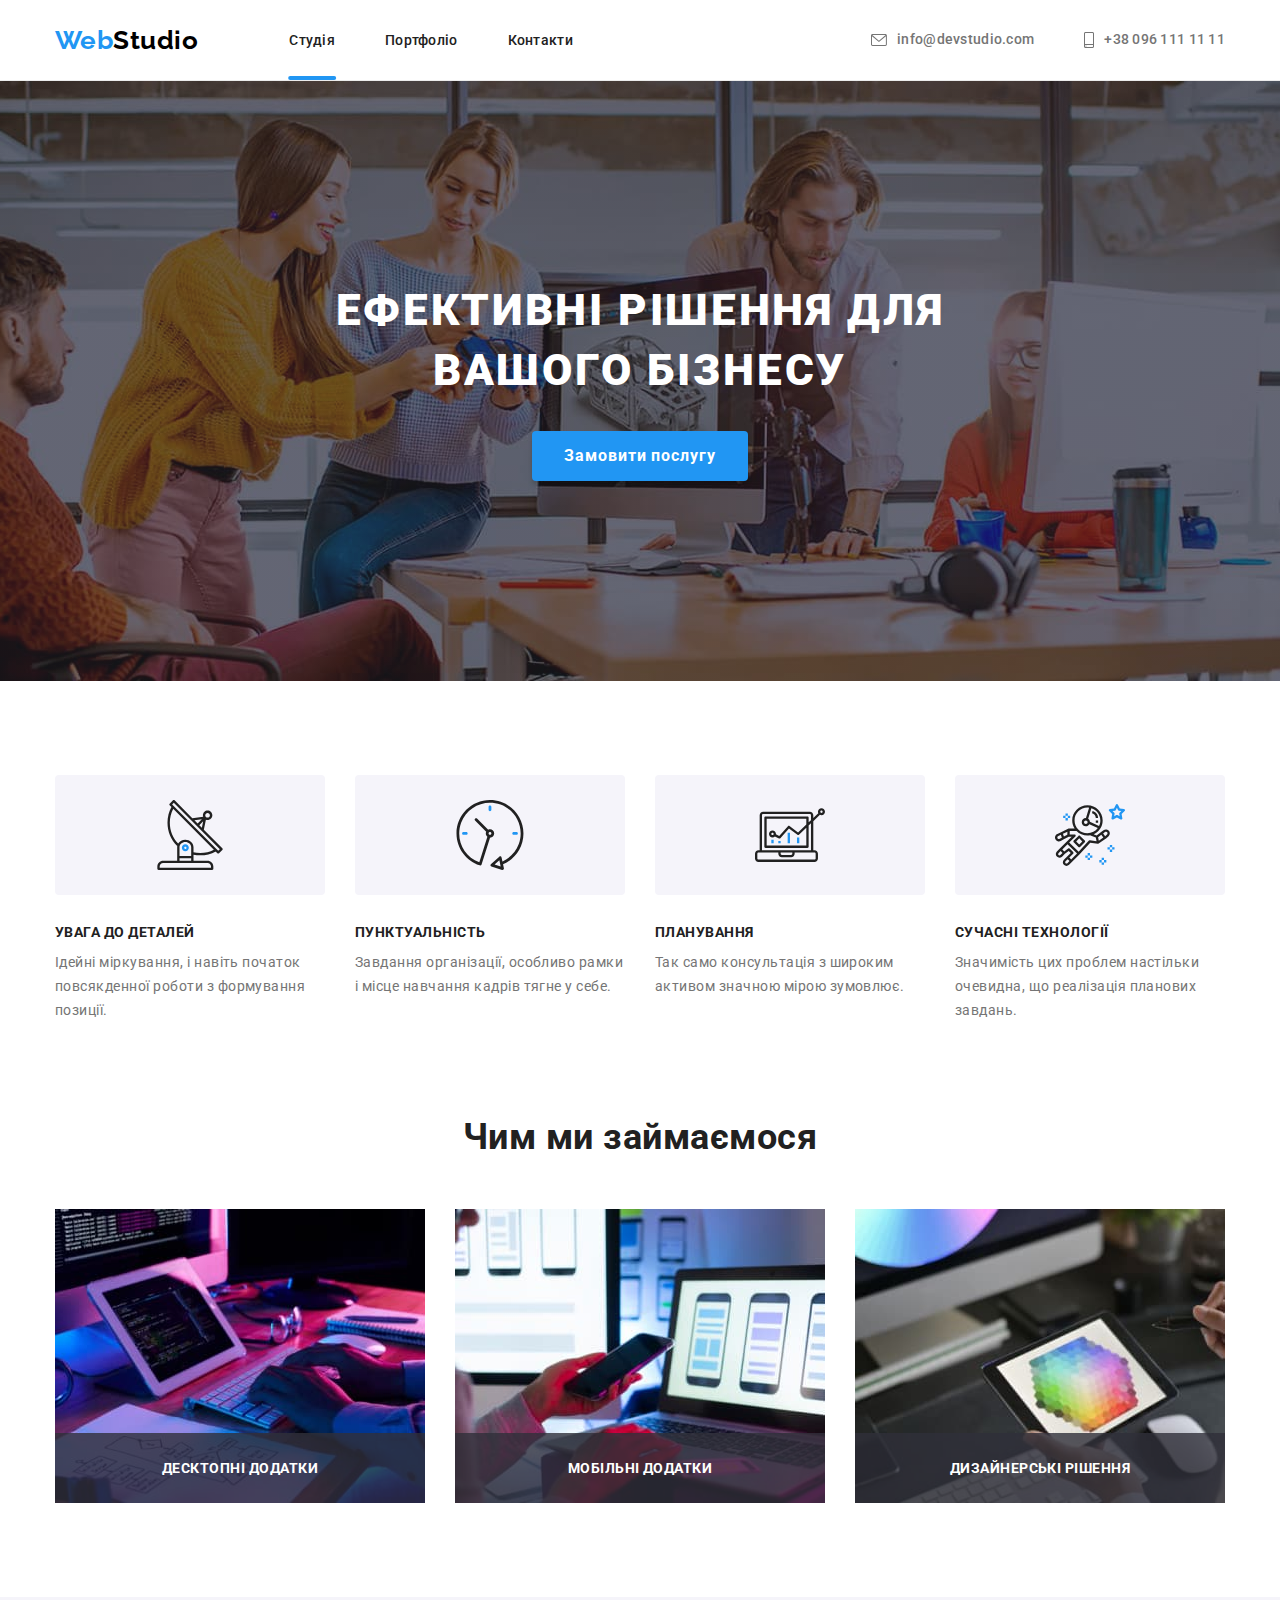
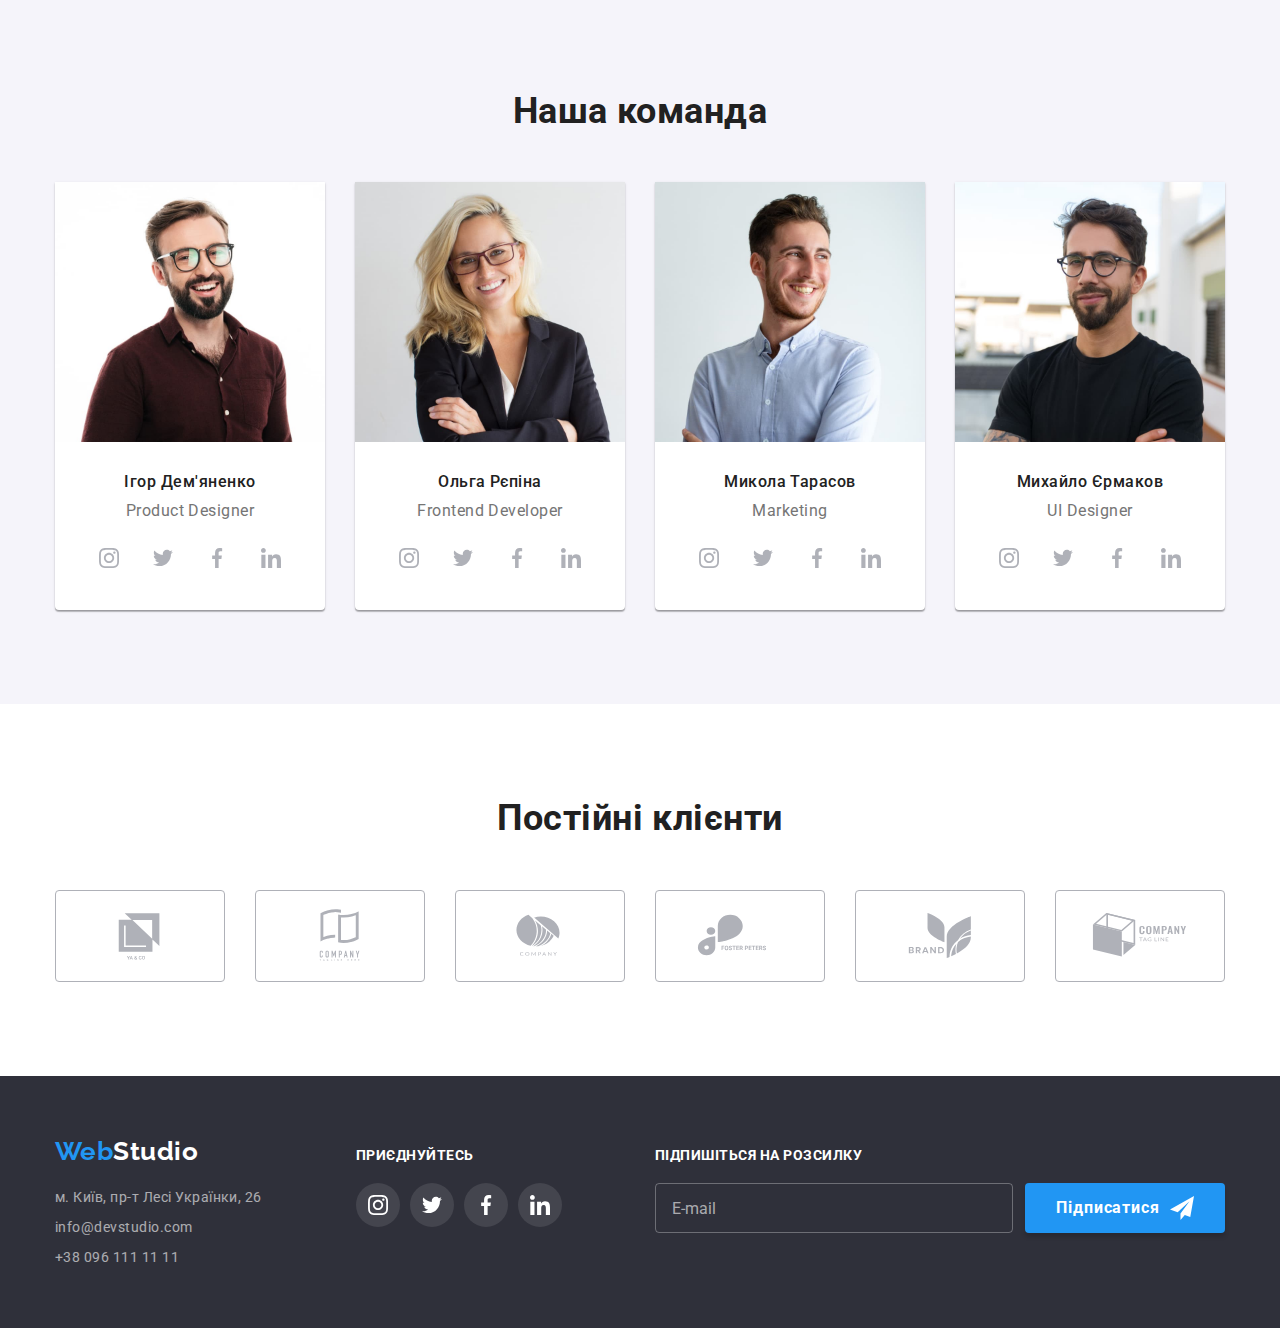
<file: index.html>
<!DOCTYPE html>
<html lang="uk">
    <head>
        <meta charset="UTF-8" />
        <meta http-equiv="X-UA-Compatible" content="IE=edge" />
        <meta name="viewport" content="width=device-width, initial-scale=1.0" />
        <title>Студія</title>
        <link rel="preconnect" href="https://fonts.googleapis.com" />
        <link rel="preconnect" href="https://fonts.gstatic.com" crossorigin />
        <link
            href="https://fonts.googleapis.com/css2?family=Raleway:wght@700&family=Roboto:wght@400;500;700;900&display=swap"
            rel="stylesheet"
        />
        <link
            rel="stylesheet"
            href="https://cdnjs.cloudflare.com/ajax/libs/modern-normalize/1.1.0/modern-normalize.min.css"
        />
        <link rel="stylesheet" href="./css/main.min.css" />
    </head>

    <body>
        <!-- Шапка сайту -->
        <header class="page-header">
            <div class="container container--header">
                <a href="./index.html" class="logo">Web<span class="logo--black">Studio</span></a>
                <nav>
                    <ul class="nav-menu">
                        <li class="nav-menu__item">
                            <a href="./index.html" class="nav-menu__link nav-menu__link--current"
                                >Студія</a
                            >
                        </li>
                        <li class="nav-menu__item">
                            <a href="./portfolio.html" class="nav-menu__link">Портфоліо</a>
                        </li>
                        <li class="nav-menu__item">
                            <a href="" class="nav-menu__link">Контакти</a>
                        </li>
                    </ul>
                </nav>
                <ul class="head-contacts">
                    <li class="head-contacts__item">
                        <a href="mailto:info@devstudio.com" class="head-contacts__link">
                            <svg class="head-contacts__icon" width="16" height="12">
                                <use href="./images/icons.svg#icon-envelope"></use></svg
                            >info@devstudio.com</a
                        >
                    </li>
                    <li class="head-contacts__item">
                        <a href="tel:+380961111111" class="head-contacts__link"
                            ><svg class="head-contacts__icon" width="10" height="16">
                                <use href="./images/icons.svg#icon-smartphone"></use></svg
                            >+38 096 111 11 11</a
                        >
                    </li>
                </ul>
            </div>
        </header>

        <main>
            <!-- Герой -->
            <section class="hero section">
                <div class="container">
                    <h1 class="hero__title">Ефективні рішення для вашого бізнесу</h1>
                    <button type="button" class="button button--hero" data-modal-open>
                        Замовити послугу
                    </button>
                </div>
            </section>
            <!-- Переваги -->
            <section class="benefits section">
                <div class="container">
                    <h2 class="hidden">Переваги</h2>
                    <ul class="benefits-list">
                        <li class="benefits-list__card">
                            <div class="benefits-list__icon">
                                <svg width="70" height="70">
                                    <use href="./images/icons.svg#icon-antenna"></use>
                                </svg>
                            </div>
                            <h3 class="benefits-list__title">УВАГА ДО ДЕТАЛЕЙ</h3>
                            <p class="benefits-list__text">
                                Ідейні міркування, і навіть початок повсякденної роботи з формування
                                позиції.
                            </p>
                        </li>
                        <li class="benefits-list__card">
                            <div class="benefits-list__icon">
                                <svg width="70" height="70">
                                    <use href="./images/icons.svg#icon-clock"></use>
                                </svg>
                            </div>
                            <h3 class="benefits-list__title">ПУНКТУАЛЬНІСТЬ</h3>
                            <p class="benefits-list__text">
                                Завдання організації, особливо рамки і місце навчання кадрів тягне у
                                себе.
                            </p>
                        </li>
                        <li class="benefits-list__card">
                            <div class="benefits-list__icon">
                                <svg width="70" height="70">
                                    <use href="./images/icons.svg#icon-diagram"></use>
                                </svg>
                            </div>
                            <h3 class="benefits-list__title">ПЛАНУВАННЯ</h3>
                            <p class="benefits-list__text">
                                Так само консультація з широким активом значною мірою зумовлює.
                            </p>
                        </li>
                        <li class="benefits-list__card">
                            <div class="benefits-list__icon">
                                <svg width="70" height="70">
                                    <use href="./images/icons.svg#icon-astronaut"></use>
                                </svg>
                            </div>
                            <h3 class="benefits-list__title">СУЧАСНІ ТЕХНОЛОГІЇ</h3>
                            <p class="benefits-list__text">
                                Значимість цих проблем настільки очевидна, що реалізація планових
                                завдань.
                            </p>
                        </li>
                    </ul>
                </div>
            </section>
            <!-- Чим ми займаємося -->
            <section class="services section">
                <div class="container">
                    <h2 class="services__title">Чим ми займаємося</h2>
                    <ul class="services-list">
                        <li class="services-list__item">
                            <div class="services-list__wrapper">
                                <img
                                    src="./images/codding.jpg"
                                    alt="Руки людини пишуть код"
                                    width="370"
                                />
                                <div class="services-list__overlay">
                                    <p class="services-list__text">Десктопні додатки</p>
                                </div>
                            </div>
                        </li>
                        <li class="services-list__item">
                            <div class="services-list__wrapper">
                                <img
                                    src="./images/model.jpg"
                                    alt="Руки людини тримають телефон перед ноутбуком"
                                    width="370"
                                />
                                <div class="services-list__overlay">
                                    <p class="services-list__text">Мобільні додатки</p>
                                </div>
                            </div>
                        </li>
                        <li class="services-list__item">
                            <div class="services-list__wrapper">
                                <img
                                    src="./images/design.jpg"
                                    alt="Руки людини тримають планшет на якому зображена кольорова палітра"
                                    width="370"
                                />
                                <div class="services-list__overlay">
                                    <p class="services-list__text">Дизайнерські рішення</p>
                                </div>
                            </div>
                        </li>
                    </ul>
                </div>
            </section>
            <!-- Наша команда -->
            <section class="team section">
                <div class="container">
                    <h2 class="team__title">Наша команда</h2>
                    <ul class="team-list">
                        <li class="team-list__item">
                            <img
                                src="./images/igor-demyanenko.jpg"
                                alt="Член команди"
                                width="270"
                            />
                            <div class="team-list__content">
                                <h3 class="team-list__name">Ігор Дем'яненко</h3>
                                <p class="team-list__text">Product Designer</p>
                                <ul class="social-networks">
                                    <li class="social-networks__item">
                                        <a href="" class="social-networks__link">
                                            <svg
                                                class="social-networks__icon"
                                                width="20"
                                                height="20"
                                            >
                                                <use href="./images/icons.svg#icon-instagram"></use>
                                            </svg>
                                        </a>
                                    </li>
                                    <li class="social-networks__item">
                                        <a href="" class="social-networks__link">
                                            <svg
                                                class="social-networks__icon"
                                                width="20"
                                                height="20"
                                            >
                                                <use href="./images/icons.svg#icon-twitter"></use>
                                            </svg>
                                        </a>
                                    </li>
                                    <li class="social-networks__item">
                                        <a href="" class="social-networks__link">
                                            <svg
                                                class="social-networks__icon"
                                                width="20"
                                                height="20"
                                            >
                                                <use href="./images/icons.svg#icon-facebook"></use>
                                            </svg>
                                        </a>
                                    </li>
                                    <li class="social-networks__item">
                                        <a href="" class="social-networks__link">
                                            <svg
                                                class="social-networks__icon"
                                                width="20"
                                                height="20"
                                            >
                                                <use href="./images/icons.svg#icon-linkedin"></use>
                                            </svg>
                                        </a>
                                    </li>
                                </ul>
                            </div>
                        </li>
                        <li class="team-list__item">
                            <img src="./images/olga-repina.jpg" alt="Член команди" width="270" />
                            <div class="team-list__content">
                                <h3 class="team-list__name">Ольга Рєпіна</h3>
                                <p class="team-list__text">Frontend Developer</p>
                                <ul class="social-networks">
                                    <li class="social-networks__item">
                                        <a href="" class="social-networks__link">
                                            <svg
                                                class="social-networks__icon"
                                                width="20"
                                                height="20"
                                            >
                                                <use href="./images/icons.svg#icon-instagram"></use>
                                            </svg>
                                        </a>
                                    </li>
                                    <li class="social-networks__item">
                                        <a href="" class="social-networks__link">
                                            <svg
                                                class="social-networks__icon"
                                                width="20"
                                                height="20"
                                            >
                                                <use href="./images/icons.svg#icon-twitter"></use>
                                            </svg>
                                        </a>
                                    </li>
                                    <li class="social-networks__item">
                                        <a href="" class="social-networks__link">
                                            <svg
                                                class="social-networks__icon"
                                                width="20"
                                                height="20"
                                            >
                                                <use href="./images/icons.svg#icon-facebook"></use>
                                            </svg>
                                        </a>
                                    </li>
                                    <li class="social-networks__item">
                                        <a href="" class="social-networks__link">
                                            <svg
                                                class="social-networks__icon"
                                                width="20"
                                                height="20"
                                            >
                                                <use href="./images/icons.svg#icon-linkedin"></use>
                                            </svg>
                                        </a>
                                    </li>
                                </ul>
                            </div>
                        </li>
                        <li class="team-list__item">
                            <img src="./images/mykola-tarasov.jpg" alt="Член команди" width="270" />
                            <div class="team-list__content">
                                <h3 class="team-list__name">Микола Тарасов</h3>
                                <p class="team-list__text">Marketing</p>
                                <ul class="social-networks">
                                    <li class="social-networks__item">
                                        <a href="" class="social-networks__link">
                                            <svg
                                                class="social-networks__icon"
                                                width="20"
                                                height="20"
                                            >
                                                <use href="./images/icons.svg#icon-instagram"></use>
                                            </svg>
                                        </a>
                                    </li>
                                    <li class="social-networks__item">
                                        <a href="" class="social-networks__link">
                                            <svg
                                                class="social-networks__icon"
                                                width="20"
                                                height="20"
                                            >
                                                <use href="./images/icons.svg#icon-twitter"></use>
                                            </svg>
                                        </a>
                                    </li>
                                    <li class="social-networks__item">
                                        <a href="" class="social-networks__link">
                                            <svg
                                                class="social-networks__icon"
                                                width="20"
                                                height="20"
                                            >
                                                <use href="./images/icons.svg#icon-facebook"></use>
                                            </svg>
                                        </a>
                                    </li>
                                    <li class="social-networks__item">
                                        <a href="" class="social-networks__link">
                                            <svg
                                                class="social-networks__icon"
                                                width="20"
                                                height="20"
                                            >
                                                <use href="./images/icons.svg#icon-linkedin"></use>
                                            </svg>
                                        </a>
                                    </li>
                                </ul>
                            </div>
                        </li>
                        <li class="team-list__item">
                            <img
                                src="./images/mykhailo-yermakov.jpg"
                                alt="Член команди"
                                width="270"
                            />
                            <div class="team-list__content">
                                <h3 class="team-list__name">Михайло Єрмаков</h3>
                                <p class="team-list__text">UI Designer</p>
                                <ul class="social-networks">
                                    <li class="social-networks__item">
                                        <a href="" class="social-networks__link">
                                            <svg
                                                class="social-networks__icon"
                                                width="20"
                                                height="20"
                                            >
                                                <use href="./images/icons.svg#icon-instagram"></use>
                                            </svg>
                                        </a>
                                    </li>
                                    <li class="social-networks__item">
                                        <a href="" class="social-networks__link">
                                            <svg
                                                class="social-networks__icon"
                                                width="20"
                                                height="20"
                                            >
                                                <use href="./images/icons.svg#icon-twitter"></use>
                                            </svg>
                                        </a>
                                    </li>
                                    <li class="social-networks__item">
                                        <a href="" class="social-networks__link">
                                            <svg
                                                class="social-networks__icon"
                                                width="20"
                                                height="20"
                                            >
                                                <use href="./images/icons.svg#icon-facebook"></use>
                                            </svg>
                                        </a>
                                    </li>
                                    <li class="social-networks__item">
                                        <a href="" class="social-networks__link">
                                            <svg
                                                class="social-networks__icon"
                                                width="20"
                                                height="20"
                                            >
                                                <use href="./images/icons.svg#icon-linkedin"></use>
                                            </svg>
                                        </a>
                                    </li>
                                </ul>
                            </div>
                        </li>
                    </ul>
                </div>
            </section>
            <!-- Постійні клієнти -->
            <section class="clients section">
                <div class="container">
                    <h2 class="clients__title">Постійні клієнти</h2>
                    <ul class="clients-list">
                        <li class="clients-list__card">
                            <a href="" class="clients-list__link">
                                <svg class="clients-list__icon" width="106" height="60">
                                    <use href="./images/icons.svg#icon-yaco"></use>
                                </svg>
                            </a>
                        </li>
                        <li class="clients-list__card">
                            <a href="" class="clients-list__link">
                                <svg class="clients-list__icon" width="106" height="60">
                                    <use href="./images/icons.svg#icon-company-tagline-here"></use>
                                </svg>
                            </a>
                        </li>
                        <li class="clients-list__card">
                            <a href="" class="clients-list__link">
                                <svg class="clients-list__icon" width="106" height="60">
                                    <use href="./images/icons.svg#icon-company"></use>
                                </svg>
                            </a>
                        </li>
                        <li class="clients-list__card">
                            <a href="" class="clients-list__link">
                                <svg class="clients-list__icon" width="106" height="60">
                                    <use href="./images/icons.svg#icon-foster-peters"></use>
                                </svg>
                            </a>
                        </li>
                        <li class="clients-list__card">
                            <a href="" class="clients-list__link">
                                <svg class="clients-list__icon" width="106" height="60">
                                    <use href="./images/icons.svg#icon-brand"></use>
                                </svg>
                            </a>
                        </li>
                        <li class="clients-list__card">
                            <a href="" class="clients-list__link">
                                <svg class="clients-list__icon" width="106" height="60">
                                    <use href="./images/icons.svg#icon-company-tagline"></use>
                                </svg>
                            </a>
                        </li>
                    </ul>
                </div>
            </section>
        </main>

        <!-- Футер -->
        <footer class="page-footer">
            <div class="container container--footer">
                <div class="main-block">
                    <a href="./index.html" class="logo"
                        >Web<span class="logo--white">Studio</span></a
                    >
                    <address class="footer-address">
                        <ul class="foot-contacts">
                            <li class="foot-contacts__item">
                                <a href="" class="foot-contacts__link"
                                    >м. Київ, пр-т Лесі Українки, 26</a
                                >
                            </li>
                            <li class="foot-contacts__item">
                                <a href="mailto:info@devstudio.com" class="foot-contacts__link"
                                    >info@devstudio.com</a
                                >
                            </li>
                            <li class="foot-contacts__item">
                                <a href="tel:+380961111111" class="foot-contacts__link"
                                    >+38 096 111 11 11</a
                                >
                            </li>
                        </ul>
                    </address>
                </div>
                <div class="join-in-block">
                    <p class="page-footer__title">
                        <strong>приєднуйтесь</strong>
                    </p>
                    <ul class="social-networks">
                        <li class="item">
                            <a href="" class="social-networks__link social-networks__link--footer">
                                <svg class="social-networks__icon" width="20" height="20">
                                    <use href="./images/icons.svg#icon-instagram"></use>
                                </svg>
                            </a>
                        </li>
                        <li class="item">
                            <a href="" class="social-networks__link social-networks__link--footer">
                                <svg class="social-networks__icon" width="20" height="20">
                                    <use href="./images/icons.svg#icon-twitter"></use>
                                </svg>
                            </a>
                        </li>
                        <li class="item">
                            <a href="" class="social-networks__link social-networks__link--footer">
                                <svg class="social-networks__icon" width="20" height="20">
                                    <use href="./images/icons.svg#icon-facebook"></use>
                                </svg>
                            </a>
                        </li>
                        <li class="item">
                            <a href="" class="social-networks__link social-networks__link--footer">
                                <svg class="social-networks__icon" width="20" height="20">
                                    <use href="./images/icons.svg#icon-linkedin"></use>
                                </svg>
                            </a>
                        </li>
                    </ul>
                </div>
                <div class="subscribe-block">
                    <p class="page-footer__title">
                        <strong>Підпишіться на розсилку</strong>
                    </p>
                    <form class="subscribe-block__form" autocomplete="off">
                        <input
                            type="email"
                            name="subscription e-mail"
                            class="subscribe-block__input"
                            id="subscribe-input"
                            placeholder="E-mail"
                            required
                        />
                        <button type="submit" class="button button--subscribe">
                            Підписатися
                            <svg width="24" height="24">
                                <use href="./images/icons.svg#icon-send"></use>
                            </svg>
                        </button>
                    </form>
                </div>
            </div>
        </footer>
        <!-- Модальне вікно -->
        <div class="backdrop is-hidden" data-modal>
            <div class="modal">
                <button class="button button--close" data-modal-close>
                    <svg class="icon" width="18" height="18">
                        <use href="./images/icons.svg#icon-close"></use>
                    </svg>
                </button>
                <form class="modal-form" autocomplete="off">
                    <p class="form-heading">Залиште свої дані, ми вам передзвонимо</p>
                    <div class="form-field">
                        <label for="name" class="form-label">Ім'я</label>
                        <input type="text" name="username" id="name" class="form-input" required />
                        <svg class="form-icon">
                            <use href="./images/icons.svg#icon-persone"></use>
                        </svg>
                    </div>
                    <div class="form-field">
                        <label for="tel" class="form-label">Телефон</label>
                        <input
                            type="tel"
                            name="telephone number"
                            id="tel"
                            class="form-input"
                            required
                        />
                        <svg class="form-icon">
                            <use href="./images/icons.svg#icon-phone"></use>
                        </svg>
                    </div>
                    <div class="form-field">
                        <label for="email" class="form-label">Пошта</label>
                        <input type="email" name="email" id="email" class="form-input" required />
                        <svg class="form-icon">
                            <use href="./images/icons.svg#icon-email"></use>
                        </svg>
                    </div>
                    <div class="form-field-textarea">
                        <label for="comment" class="form-label">Коментар</label>
                        <textarea
                            name="comment"
                            id="comment"
                            class="form-comment"
                            placeholder="Введіть текст"
                        ></textarea>
                    </div>
                    <label for="check" class="terms-label">
                        <input
                            type="checkbox"
                            name="Terms and Conditions agreed"
                            value="check"
                            class="checkbox hidden"
                            id="check"
                            required
                        />
                        <svg class="checkbox-icon" width="16" height="15">
                            <use
                                href="./images/icons.svg#icon-unchecked"
                                class="checkbox-icon-unchecked"
                            ></use>
                            <use
                                href="./images/icons.svg#icon-checked"
                                class="checkbox-icon-checked"
                            ></use>
                        </svg>
                        <span class="agreement-text"
                            >Погоджуюся з розсилкою та приймаю
                            <a href="" class="terms-link">Умови договору</a>
                        </span>
                    </label>
                    <button type="submit" class="button button--submit">Відправити</button>
                </form>
            </div>
        </div>
        <script src="./js/modal.js"></script>
    </body>
</html>
</file>
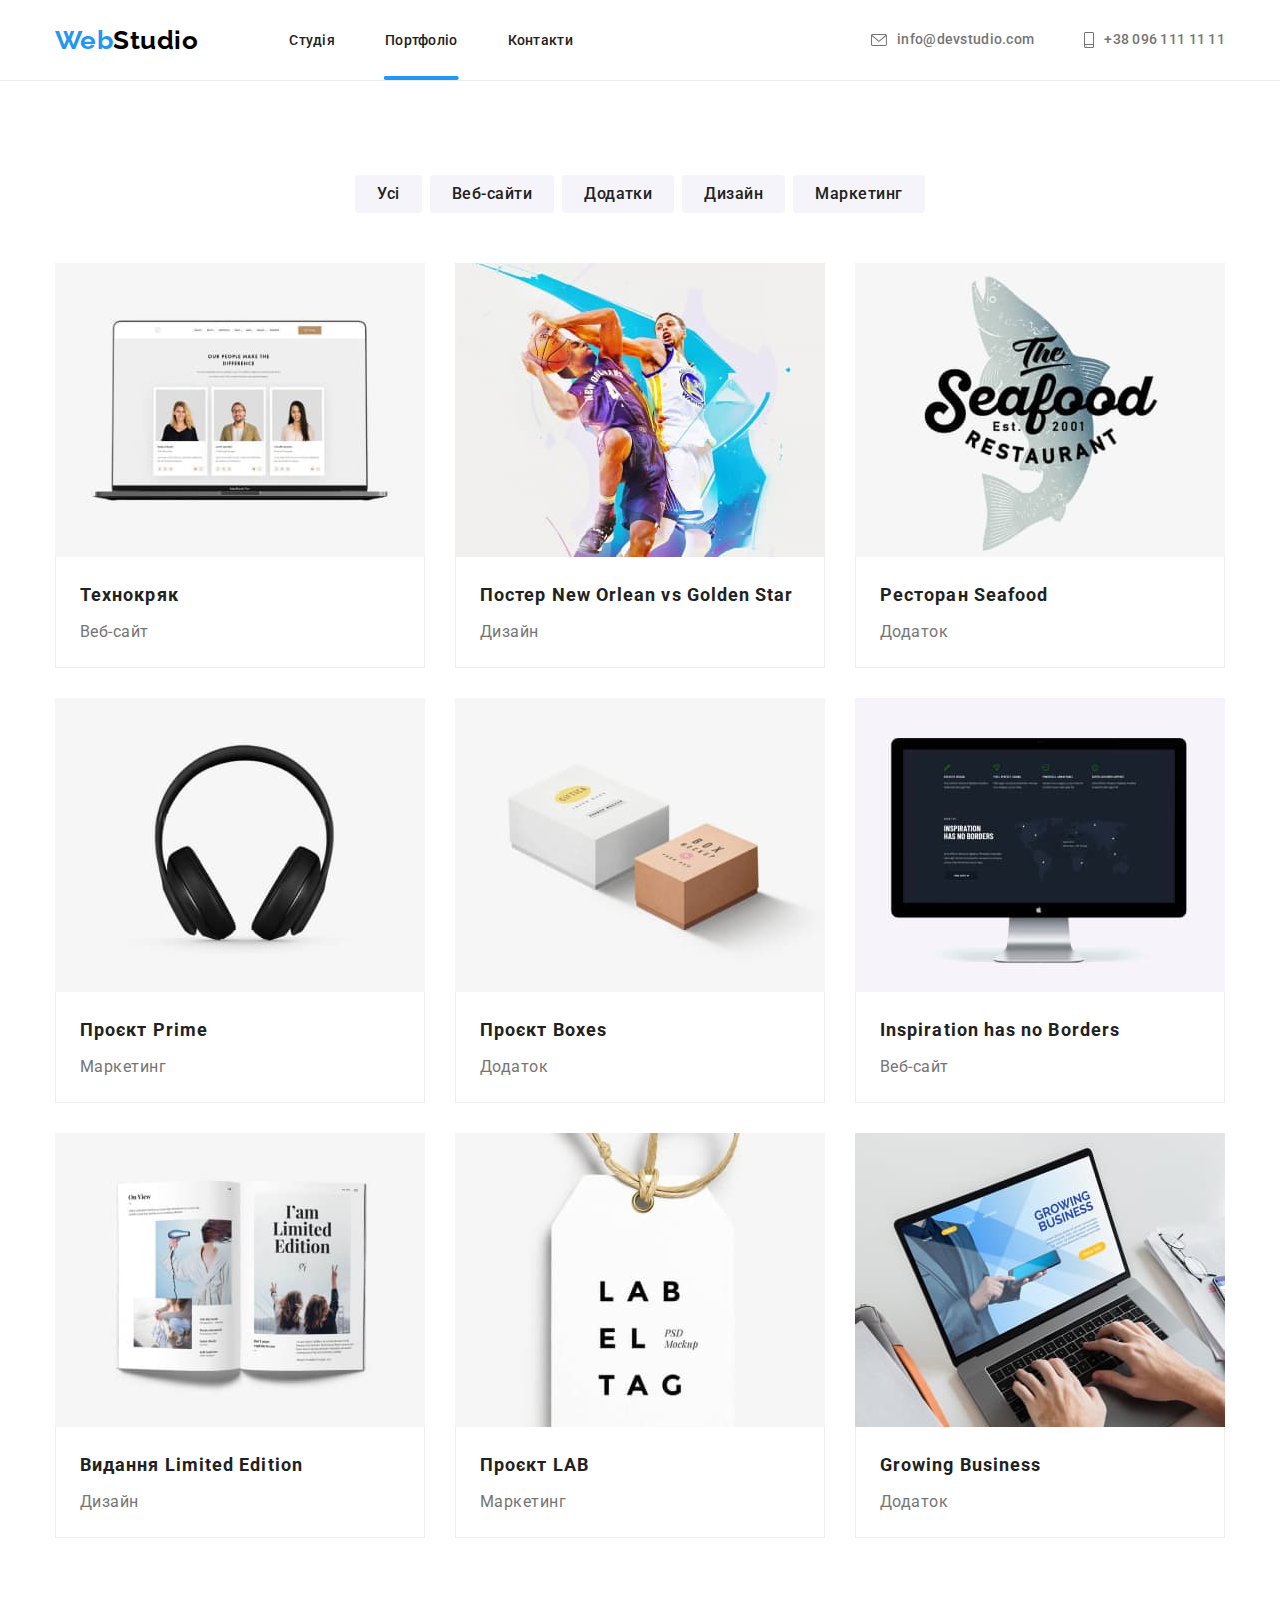
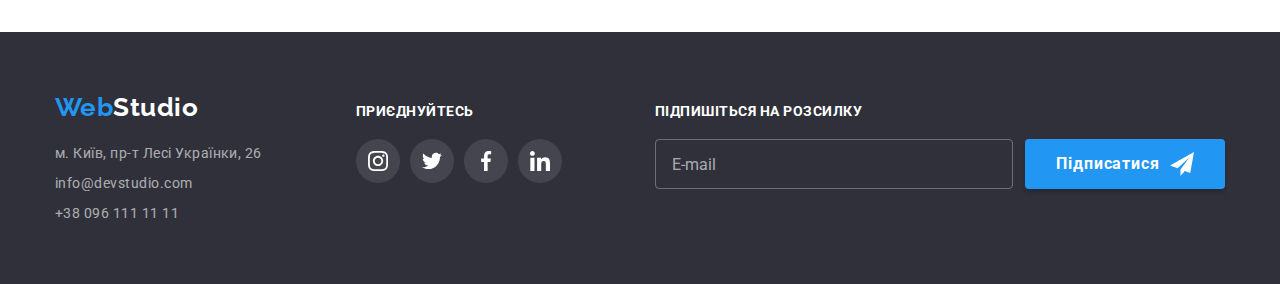
<file: portfolio.html>
<!DOCTYPE html>
<html lang="uk">
    <head>
        <meta charset="UTF-8" />
        <meta http-equiv="X-UA-Compatible" content="IE=edge" />
        <meta name="viewport" content="width=device-width, initial-scale=1.0" />
        <title>Портфоліо</title>
        <link rel="preconnect" href="https://fonts.googleapis.com" />
        <link rel="preconnect" href="https://fonts.gstatic.com" crossorigin />
        <link
            href="https://fonts.googleapis.com/css2?family=Raleway:wght@700&family=Roboto:wght@400;500;700;900&display=swap"
            rel="stylesheet"
        />
        <link
            rel="stylesheet"
            href="https://cdnjs.cloudflare.com/ajax/libs/modern-normalize/1.1.0/modern-normalize.min.css"
        />
        <link rel="stylesheet" href="./css/main.min.css" />
    </head>

    <body>
        <!-- Шапка сайту -->
        <header class="page-header">
            <div class="container container--header">
                <a href="./index.html" class="logo">Web<span class="logo--black">Studio</span></a>
                <nav>
                    <ul class="nav-menu">
                        <li class="nav-menu__item">
                            <a href="./index.html" class="nav-menu__link">Студія</a>
                        </li>
                        <li class="nav-menu__item">
                            <a
                                href="./portfolio.html"
                                class="nav-menu__link nav-menu__link--current"
                                >Портфоліо</a
                            >
                        </li>
                        <li class="nav-menu__item">
                            <a href="" class="nav-menu__link">Контакти</a>
                        </li>
                    </ul>
                </nav>
                <ul class="head-contacts">
                    <li class="head-contacts__item">
                        <a href="mailto:info@devstudio.com" class="head-contacts__link">
                            <svg class="head-contacts__icon" width="16" height="12">
                                <use href="./images/icons.svg#icon-envelope"></use></svg
                            >info@devstudio.com</a
                        >
                    </li>
                    <li class="head-contacts__item">
                        <a href="tel:+380961111111" class="head-contacts__link"
                            ><svg class="head-contacts__icon" width="10" height="16">
                                <use href="./images/icons.svg#icon-smartphone"></use></svg
                            >+38 096 111 11 11</a
                        >
                    </li>
                </ul>
            </div>
        </header>

        <main>
            <!-- Портфоліо -->
            <section class="portfolio section">
                <div class="container">
                    <h1 class="title hidden">Портфоліо</h1>
                    <!-- Список філтрів -->
                    <ul class="filters-menu">
                        <li class="item">
                            <button type="button" class="button button--filter">Усі</button>
                        </li>
                        <li class="item">
                            <button type="button" class="button button--filter">Веб-сайти</button>
                        </li>
                        <li class="item">
                            <button type="button" class="button button--filter">Додатки</button>
                        </li>
                        <li class="item">
                            <button type="button" class="button button--filter">Дизайн</button>
                        </li>
                        <li class="item">
                            <button type="button" class="button button--filter">Маркетинг</button>
                        </li>
                    </ul>
                    <!-- Список прикладів -->
                    <ul class="list examples">
                        <li class="card">
                            <a href="" class="link">
                                <div class="wrapper">
                                    <img
                                        src="./images/technoquack.jpg"
                                        alt="Ноутбук з відкритою веб-сторінкою проекту"
                                        width="370"
                                        class="image"
                                    />
                                    <div class="overlay">
                                        <p class="examples-text">
                                            Ресурс пропонує комплексні пропозиції з різним рівнем
                                            функціоналу та сервісів. Все це дозволить відвідувачу
                                            отримати вичерпні відомості про компанію чи приватну
                                            особу.
                                        </p>
                                    </div>
                                </div>
                                <div class="border">
                                    <h2 class="title">Технокряк</h2>
                                    <p class="text">Веб-сайт</p>
                                </div>
                            </a>
                        </li>
                        <li class="card">
                            <a href="" class="link">
                                <div class="wrapper">
                                    <img
                                        src="./images/poster-NO-vs-GS.jpg"
                                        alt="Два баскетболісти борються за м'яч"
                                        width="370"
                                        class="image"
                                    />
                                    <div class="overlay">
                                        <p class="examples-text">
                                            Ресурс пропонує комплексні пропозиції з різним рівнем
                                            функціоналу та сервісів. Все це дозволить відвідувачу
                                            отримати вичерпні відомості про компанію чи приватну
                                            особу.
                                        </p>
                                    </div>
                                </div>
                                <div class="border">
                                    <h2 class="title">Постер New Orlean vs Golden Star</h2>
                                    <p class="text">Дизайн</p>
                                </div>
                            </a>
                        </li>
                        <li class="card">
                            <a href="" class="link">
                                <div class="wrapper">
                                    <img
                                        src="./images/seafood-restaurant.jpg"
                                        alt="Логотип у вигляді риби та назва ресторану"
                                        width="370"
                                        class="image"
                                    />
                                    <div class="overlay">
                                        <p class="examples-text">
                                            Ресурс пропонує комплексні пропозиції з різним рівнем
                                            функціоналу та сервісів. Все це дозволить відвідувачу
                                            отримати вичерпні відомості про компанію чи приватну
                                            особу.
                                        </p>
                                    </div>
                                </div>
                                <div class="border">
                                    <h2 class="title">Ресторан Seafood</h2>
                                    <p class="text">Додаток</p>
                                </div>
                            </a>
                        </li>
                        <li class="card">
                            <a href="" class="link">
                                <div class="wrapper">
                                    <img
                                        src="./images/project-prime.jpg"
                                        alt="Навушники"
                                        width="370"
                                        class="image"
                                    />
                                    <div class="overlay">
                                        <p class="examples-text">
                                            Ресурс пропонує комплексні пропозиції з різним рівнем
                                            функціоналу та сервісів. Все це дозволить відвідувачу
                                            отримати вичерпні відомості про компанію чи приватну
                                            особу.
                                        </p>
                                    </div>
                                </div>
                                <div class="border">
                                    <h2 class="title">Проєкт Prime</h2>
                                    <p class="text">Маркетинг</p>
                                </div>
                            </a>
                        </li>
                        <li class="card">
                            <a href="" class="link">
                                <div class="wrapper">
                                    <img
                                        src="./images/project-boxes.jpg"
                                        alt="Дві коробки"
                                        width="370"
                                        class="image"
                                    />
                                    <div class="overlay">
                                        <p class="examples-text">
                                            Ресурс пропонує комплексні пропозиції з різним рівнем
                                            функціоналу та сервісів. Все це дозволить відвідувачу
                                            отримати вичерпні відомості про компанію чи приватну
                                            особу.
                                        </p>
                                    </div>
                                </div>
                                <div class="border">
                                    <h2 class="title">Проєкт Boxes</h2>
                                    <p class="text">Додаток</p>
                                </div>
                            </a>
                        </li>
                        <li class="card">
                            <a href="" class="link">
                                <div class="wrapper">
                                    <img
                                        src="./images/ihnb.jpg"
                                        alt="Монітор з відкритою веб-сторінкою проекту"
                                        width="370"
                                        class="image"
                                    />
                                    <div class="overlay">
                                        <p class="examples-text">
                                            Ресурс пропонує комплексні пропозиції з різним рівнем
                                            функціоналу та сервісів. Все це дозволить відвідувачу
                                            отримати вичерпні відомості про компанію чи приватну
                                            особу.
                                        </p>
                                    </div>
                                </div>
                                <div class="border">
                                    <h2 class="title">Inspiration has no Borders</h2>
                                    <p class="text">Веб-сайт</p>
                                </div>
                            </a>
                        </li>
                        <li class="card">
                            <a href="" class="link">
                                <div class="wrapper">
                                    <img
                                        src="./images/edition-limited-edition.jpg"
                                        alt="Відкрита книга"
                                        width="370"
                                        class="image"
                                    />
                                    <div class="overlay">
                                        <p class="examples-text">
                                            Ресурс пропонує комплексні пропозиції з різним рівнем
                                            функціоналу та сервісів. Все це дозволить відвідувачу
                                            отримати вичерпні відомості про компанію чи приватну
                                            особу.
                                        </p>
                                    </div>
                                </div>
                                <div class="border">
                                    <h2 class="title">Видання Limited Edition</h2>
                                    <p class="text">Дизайн</p>
                                </div>
                            </a>
                        </li>
                        <li class="card">
                            <a href="" class="link">
                                <div class="wrapper">
                                    <img
                                        src="./images/project-lab.jpg"
                                        alt="Брендована бирка"
                                        width="370"
                                        class="image"
                                    />
                                    <div class="overlay">
                                        <p class="examples-text">
                                            Ресурс пропонує комплексні пропозиції з різним рівнем
                                            функціоналу та сервісів. Все це дозволить відвідувачу
                                            отримати вичерпні відомості про компанію чи приватну
                                            особу.
                                        </p>
                                    </div>
                                </div>
                                <div class="border">
                                    <h2 class="title">Проєкт LAB</h2>
                                    <p class="text">Маркетинг</p>
                                </div>
                            </a>
                        </li>
                        <li class="card">
                            <a href="" class="link">
                                <div class="wrapper">
                                    <img
                                        src="./images/growing-business.jpg"
                                        alt="Ноутбук з відкритою веб-сторінкою проекту"
                                        width="370"
                                        class="image"
                                    />
                                    <div class="overlay">
                                        <p class="examples-text">
                                            Ресурс пропонує комплексні пропозиції з різним рівнем
                                            функціоналу та сервісів. Все це дозволить відвідувачу
                                            отримати вичерпні відомості про компанію чи приватну
                                            особу.
                                        </p>
                                    </div>
                                </div>
                                <div class="border">
                                    <h2 class="title">Growing Business</h2>
                                    <p class="text">Додаток</p>
                                </div>
                            </a>
                        </li>
                    </ul>
                </div>
            </section>
        </main>

        <!-- Футер -->
        <footer class="page-footer">
            <div class="container container--footer">
                <div class="main-block">
                    <a href="./index.html" class="logo"
                        >Web<span class="logo--white">Studio</span></a
                    >
                    <address class="footer-address">
                        <ul class="foot-contacts">
                            <li class="foot-contacts__item">
                                <a href="" class="foot-contacts__link"
                                    >м. Київ, пр-т Лесі Українки, 26</a
                                >
                            </li>
                            <li class="foot-contacts__item">
                                <a href="mailto:info@devstudio.com" class="foot-contacts__link"
                                    >info@devstudio.com</a
                                >
                            </li>
                            <li class="foot-contacts__item">
                                <a href="tel:+380961111111" class="foot-contacts__link"
                                    >+38 096 111 11 11</a
                                >
                            </li>
                        </ul>
                    </address>
                </div>
                <div class="join-in-block">
                    <p class="page-footer__title">
                        <strong>приєднуйтесь</strong>
                    </p>
                    <ul class="social-networks">
                        <li class="item">
                            <a href="" class="social-networks__link social-networks__link--footer">
                                <svg class="social-networks__icon" width="20" height="20">
                                    <use href="./images/icons.svg#icon-instagram"></use>
                                </svg>
                            </a>
                        </li>
                        <li class="item">
                            <a href="" class="social-networks__link social-networks__link--footer">
                                <svg class="social-networks__icon" width="20" height="20">
                                    <use href="./images/icons.svg#icon-twitter"></use>
                                </svg>
                            </a>
                        </li>
                        <li class="item">
                            <a href="" class="social-networks__link social-networks__link--footer">
                                <svg class="social-networks__icon" width="20" height="20">
                                    <use href="./images/icons.svg#icon-facebook"></use>
                                </svg>
                            </a>
                        </li>
                        <li class="item">
                            <a href="" class="social-networks__link social-networks__link--footer">
                                <svg class="social-networks__icon" width="20" height="20">
                                    <use href="./images/icons.svg#icon-linkedin"></use>
                                </svg>
                            </a>
                        </li>
                    </ul>
                </div>
                <div class="subscribe-block">
                    <p class="page-footer__title">
                        <strong>Підпишіться на розсилку</strong>
                    </p>
                    <form class="subscribe-block__form" autocomplete="off">
                        <input
                            type="email"
                            name="subscription e-mail"
                            class="subscribe-block__input"
                            id="subscribe-input"
                            placeholder="E-mail"
                            required
                        />
                        <button type="submit" class="button button--subscribe">
                            Підписатися
                            <svg width="24" height="24">
                                <use href="./images/icons.svg#icon-send"></use>
                            </svg>
                        </button>
                    </form>
                </div>
            </div>
        </footer>
    </body>
</html>
</file>
<file: css/main.min.css>
:root{--accent-color: #2196f3;--btn-hover-color: #188ce8;--main-color: #757575;--title-color: #212121;--black-color: #000000;--white-color: #ffffff;--dark-bg-color: #2f303a;--light-bg-color: #f5f4fa;--unactive-filter-color: #f5f4fa;--container-bg-color: #eeeeee;--heder-border-color: #ececec;--icon-color: #afb1b8;--icon-bg-color: rgba(255, 255, 255, 0.1);--anim-speed: 250ms cubic-bezier(0.4, 0, 0.2, 1)}.hidden{position:absolute;white-space:nowrap;width:1px;height:1px;overflow:hidden;border:0;padding:0;clip:rect(0 0 0 0);-webkit-clip-path:inset(50%);clip-path:inset(50%);margin:-1px}body{color:var(--main-color);background-color:var(--white-color);font-family:"Roboto",sans-serif;font-weight:400;letter-spacing:.03em}a{text-decoration:none}ul{padding:0;margin:0;list-style:none}h1,h2,h3,h4,h5,h6{margin:0;color:var(--title-color)}p{margin:0}img{display:block;max-width:100%;height:auto}.container{width:1200px;padding:0 15px;margin:0 auto}.container--header{display:-webkit-box;display:-ms-flexbox;display:flex;-webkit-box-align:center;-ms-flex-align:center;align-items:center}.container--footer{display:-webkit-box;display:-ms-flexbox;display:flex;-webkit-box-align:baseline;-ms-flex-align:baseline;align-items:baseline}.section{padding-top:94px;padding-bottom:94px}.logo{display:inline-block;color:var(--accent-color);font-family:"Raleway",sans-serif;font-weight:700;font-size:26px;line-height:1.19}.logo--black{color:var(--black-color)}.logo--white{color:var(--white-color)}.button{display:-webkit-box;display:-ms-flexbox;display:flex;-webkit-box-align:center;-ms-flex-align:center;align-items:center;-webkit-box-pack:center;-ms-flex-pack:center;justify-content:center;font-family:"Roboto",sans-serif;font-weight:700;font-size:16px;line-height:1.875;letter-spacing:.06em;color:var(--white-color);background-color:var(--accent-color);border-radius:4px;-webkit-box-shadow:0px 4px 4px rgba(0,0,0,.15);box-shadow:0px 4px 4px rgba(0,0,0,.15);cursor:pointer;border:none;-webkit-transition:color var(--anim-speed),background-color var(--anim-speed),-webkit-box-shadow var(--anim-speed);transition:color var(--anim-speed),background-color var(--anim-speed),-webkit-box-shadow var(--anim-speed);transition:color var(--anim-speed),background-color var(--anim-speed),box-shadow var(--anim-speed);transition:color var(--anim-speed),background-color var(--anim-speed),box-shadow var(--anim-speed),-webkit-box-shadow var(--anim-speed)}.button:hover,.button:focus{background-color:var(--btn-hover-color);color:var(--white-color)}.button--hero{margin-left:auto;margin-right:auto;padding:10px 32px}.button--subscribe{gap:10px;min-width:200px;padding:10px 28px}.button--submit{margin-left:auto;margin-right:auto;padding:10px 52px}.button--filter{padding:6px 22px;background-color:var(--light-bg-color);font-weight:500;line-height:1.62;letter-spacing:.03em;color:var(--title-color);-webkit-box-shadow:none;box-shadow:none}.button--filter:hover,.button--filter:focus{background-color:var(--accent-color);-webkit-box-shadow:0px 3px 1px rgba(0,0,0,.1),0px 1px 2px rgba(0,0,0,.08),0px 2px 2px rgba(0,0,0,.12);box-shadow:0px 3px 1px rgba(0,0,0,.1),0px 1px 2px rgba(0,0,0,.08),0px 2px 2px rgba(0,0,0,.12)}.button--close{position:absolute;top:8px;right:8px;width:30px;height:30px;padding:0;background-color:var(--white-color);border-radius:50%;border:1px solid rgba(0,0,0,.1);-webkit-box-shadow:none;box-shadow:none;color:var(--black-color)}.button--close:hover,.button--close:focus{background-color:var(--white-color);color:var(--accent-color)}.button--close .icon{fill:currentColor;-webkit-transition:fill var(--anim-speed);transition:fill var(--anim-speed)}.page-header{border-bottom:1px solid var(--heder-border-color)}.nav-menu{display:-webkit-box;display:-ms-flexbox;display:flex;margin-left:91px;gap:50px}.nav-menu__link{position:relative;padding-bottom:32px;padding-top:32px;color:var(--title-color);font-weight:500;font-size:14px;line-height:1.14;letter-spacing:.02em;-webkit-transition:color var(--anim-speed);transition:color var(--anim-speed)}.nav-menu__link:hover,.nav-menu__link:focus,.nav-menu__link.current{color:var(--accent-color)}.nav-menu__link--current::after{position:absolute;bottom:0;left:50%;-webkit-transform:translate(-50%);transform:translate(-50%);content:"";width:calc(100% + 2px);height:4px;border-radius:2px;background-color:var(--accent-color)}.head-contacts{display:-webkit-box;display:-ms-flexbox;display:flex;margin-left:auto;gap:50px}.head-contacts__link{display:-webkit-box;display:-ms-flexbox;display:flex;-webkit-box-align:center;-ms-flex-align:center;align-items:center;padding-top:32px;padding-bottom:32px;color:var(--main-color);font-weight:500;font-size:14px;line-height:1.14;letter-spacing:.02em;-webkit-transition:color var(--anim-speed);transition:color var(--anim-speed)}.head-contacts__link:hover,.head-contacts__link:focus{color:var(--accent-color)}.head-contacts__icon{margin-right:10px;fill:currentColor}.social-networks{display:-webkit-box;display:-ms-flexbox;display:flex;-webkit-box-pack:center;-ms-flex-pack:center;justify-content:center;-webkit-box-align:center;-ms-flex-align:center;align-items:center;gap:10px}.social-networks__link{display:-webkit-box;display:-ms-flexbox;display:flex;-webkit-box-align:center;-ms-flex-align:center;align-items:center;-webkit-box-pack:center;-ms-flex-pack:center;justify-content:center;width:44px;height:44px;color:var(--icon-color);background-color:rgba(0,0,0,0);border-radius:50%;-webkit-transition:color var(--anim-speed),background-color var(--anim-speed);transition:color var(--anim-speed),background-color var(--anim-speed)}.social-networks__link:hover,.social-networks__link:focus{background-color:var(--accent-color);color:var(--white-color)}.social-networks__icon{fill:currentColor}.social-networks__link--footer{color:var(--white-color);background-color:var(--icon-bg-color)}.hero{padding-top:200px;padding-bottom:200px;text-align:center;max-width:1600px;height:600px;margin-left:auto;margin-right:auto;background-color:var(--dark-bg-color);background-image:-webkit-gradient(linear, left top, right top, from(rgba(47, 48, 58, 0.4)), to(rgba(47, 48, 58, 0.4))),url("../images/background.jpg");background-image:linear-gradient(to right, rgba(47, 48, 58, 0.4), rgba(47, 48, 58, 0.4)),url("../images/background.jpg");background-repeat:no-repeat;background-position:center;background-size:cover}.hero__title{margin-bottom:30px;width:696px;margin-left:auto;margin-right:auto;color:var(--white-color);font-weight:900;font-size:44px;line-height:1.36;letter-spacing:.06em;text-transform:uppercase}.benefits-list{display:-webkit-box;display:-ms-flexbox;display:flex;gap:30px}.benefits-list__card{width:calc((100% - 90px)/4)}.benefits-list__icon{display:-webkit-box;display:-ms-flexbox;display:flex;-webkit-box-pack:center;-ms-flex-pack:center;justify-content:center;-webkit-box-align:center;-ms-flex-align:center;align-items:center;height:120px;background-color:var(--light-bg-color);border-radius:4px;margin-bottom:30px}.benefits-list__title{margin-bottom:10px;font-size:14px;line-height:1.14;text-transform:uppercase}.benefits-list__text{font-size:14px;line-height:1.71}.services{padding-top:0}.services__title{margin-bottom:50px;font-size:36px;line-height:1.16;text-align:center}.services-list{display:-webkit-box;display:-ms-flexbox;display:flex;gap:30px}.services-list__item{display:block}.services-list__wrapper{position:relative}.services-list__overlay{position:absolute;bottom:0;left:0;width:100%;height:70px;display:-webkit-box;display:-ms-flexbox;display:flex;-webkit-box-align:center;-ms-flex-align:center;align-items:center;-webkit-box-pack:center;-ms-flex-pack:center;justify-content:center;background:rgba(47,48,58,.8)}.services-list__text{font-weight:700;font-size:14px;line-height:1.1428571429;text-transform:uppercase;color:var(--white-color)}.team{background-color:var(--light-bg-color)}.team__title{margin-bottom:50px;font-size:36px;line-height:1.16;text-align:center}.team-list{display:-webkit-box;display:-ms-flexbox;display:flex;gap:30px}.team-list__item{width:270px;background-color:var(--white-color);-webkit-box-shadow:0px 1px 3px rgba(0,0,0,.12),0px 1px 1px rgba(0,0,0,.14),0px 2px 1px rgba(0,0,0,.2);box-shadow:0px 1px 3px rgba(0,0,0,.12),0px 1px 1px rgba(0,0,0,.14),0px 2px 1px rgba(0,0,0,.2);border-radius:0px 0px 4px 4px}.team-list__content{padding-top:30px;padding-bottom:30px}.team-list__name{margin-bottom:10px;font-weight:500;font-size:16px;line-height:1.19;text-align:center}.team-list__text{font-size:16px;line-height:1.19;text-align:center;margin-bottom:16px}.clients__title{margin-bottom:50px;font-size:36px;line-height:1.16;text-align:center}.clients-list{display:-webkit-box;display:-ms-flexbox;display:flex;gap:30px}.clients-list__card{width:170px;height:92px}.clients-list__link{display:-webkit-box;display:-ms-flexbox;display:flex;-webkit-box-align:center;-ms-flex-align:center;align-items:center;-webkit-box-pack:center;-ms-flex-pack:center;justify-content:center;width:100%;height:100%;border:1px solid var(--icon-color);border-radius:4px;color:var(--icon-color);-webkit-transition:color var(--anim-speed),border-color var(--anim-speed);transition:color var(--anim-speed),border-color var(--anim-speed)}.clients-list__link:hover,.clients-list__link:focus{color:var(--accent-color);border-color:var(--accent-color)}.clients-list__icon{fill:currentColor}.page-footer{padding-top:60px;padding-bottom:60px;background-color:var(--dark-bg-color)}.page-footer__title{margin-bottom:20px;color:var(--white-color);text-transform:uppercase;font-size:14px;line-height:1.1428571429}.main-block{min-width:231px;margin-right:70px}.footer-address{margin-top:20px}.foot-contacts__item{display:block}.foot-contacts__item:not(:last-child){margin-bottom:9px}.foot-contacts__link{display:inline-block;color:var(--white-color);font-style:normal;font-size:14px;line-height:1.5;opacity:.6;-webkit-transition:opacity var(--anim-speed);transition:opacity var(--anim-speed)}.foot-contacts__link:hover,.foot-contacts__link:focus{opacity:1}.join-in-block{margin-right:93px}.subscribe-block__form{display:-webkit-box;display:-ms-flexbox;display:flex;gap:12px}.subscribe-block__input{width:358px;height:50px;padding:15px 16px;background-color:rgba(0,0,0,0);border:1px solid rgba(255,255,255,.3);border-radius:4px}.subscribe-block__input::-webkit-input-placeholder{font-size:16px;line-height:1.25;color:rgba(255,255,255,.6)}.subscribe-block__input::-moz-placeholder{font-size:16px;line-height:1.25;color:rgba(255,255,255,.6)}.subscribe-block__input:-ms-input-placeholder{font-size:16px;line-height:1.25;color:rgba(255,255,255,.6)}.subscribe-block__input::-ms-input-placeholder{font-size:16px;line-height:1.25;color:rgba(255,255,255,.6)}.subscribe-block__input::placeholder{font-size:16px;line-height:1.25;color:rgba(255,255,255,.6)}.backdrop{position:fixed;top:0;left:0;z-index:100;width:100%;height:100%;background-color:rgba(0,0,0,.2);-webkit-transition:opacity var(--anim-speed);transition:opacity var(--anim-speed)}.backdrop.is-hidden{opacity:0;visibility:hidden;pointer-events:none}.modal{position:absolute;top:50%;left:50%;-webkit-transform:translate(-50%, -50%);transform:translate(-50%, -50%);width:528px;min-height:581px;padding:40px;background-color:#fff;-webkit-box-shadow:0px 1px 3px rgba(0,0,0,.12),0px 1px 1px rgba(0,0,0,.14),0px 2px 1px rgba(0,0,0,.2);box-shadow:0px 1px 3px rgba(0,0,0,.12),0px 1px 1px rgba(0,0,0,.14),0px 2px 1px rgba(0,0,0,.2);border-radius:4px}.form-heading{margin:0;margin-bottom:12px;font-weight:700;font-size:20px;line-height:1.15;text-align:center;color:var(--title-color)}.form-field{position:relative;margin-bottom:10px}.form-label{display:block;height:14px;margin-bottom:4px;font-size:12px;line-height:100%;letter-spacing:.01em}.form-input{display:block;width:100%;height:40px;padding-top:12px;padding-bottom:12px;padding-left:42px;padding-right:42px;border:1px solid rgba(33,33,33,.2);border-radius:4px;-webkit-transition:border var(--anim-speed);transition:border var(--anim-speed)}.form-input:hover,.form-input:focus,.form-comment:hover,.form-comment:focus{border:1px solid var(--accent-color);outline:none}.form-icon{position:absolute;top:50%;left:12px;width:18px;height:18px;fill:var(--black-color);-webkit-transition:fill var(--anim-speed);transition:fill var(--anim-speed);pointer-events:none}.form-input:hover+.form-icon,.form-input:focus+.form-icon{fill:var(--accent-color)}.form-field-textarea{margin-bottom:20px}.form-comment{display:block;padding-top:12px;padding-bottom:12px;padding-left:16px;padding-right:16px;margin:0;width:100%;height:120px;border-radius:4px;border:1px solid rgba(33,33,33,.2);-webkit-transition:border var(--anim-speed);transition:border var(--anim-speed);resize:none}.form-comment::-webkit-input-placeholder{font-size:12px;line-height:1.1666666667;letter-spacing:.01em;color:rgba(117,117,117,.5)}.form-comment::-moz-placeholder{font-size:12px;line-height:1.1666666667;letter-spacing:.01em;color:rgba(117,117,117,.5)}.form-comment:-ms-input-placeholder{font-size:12px;line-height:1.1666666667;letter-spacing:.01em;color:rgba(117,117,117,.5)}.form-comment::-ms-input-placeholder{font-size:12px;line-height:1.1666666667;letter-spacing:.01em;color:rgba(117,117,117,.5)}.form-comment::placeholder{font-size:12px;line-height:1.1666666667;letter-spacing:.01em;color:rgba(117,117,117,.5)}.terms-label{margin-bottom:30px;display:-webkit-box;display:-ms-flexbox;display:flex;-webkit-box-align:center;-ms-flex-align:center;align-items:center;-webkit-box-pack:center;-ms-flex-pack:center;justify-content:center;-webkit-user-select:none;-moz-user-select:none;-ms-user-select:none;user-select:none}.agreement-text{font-size:14px;line-height:1.71}.terms-link{color:var(--accent-color)}.checkbox-icon{margin-right:8px}.checkbox-icon-unchecked{-webkit-transition:opacity var(--anim-speed);transition:opacity var(--anim-speed)}.checkbox-icon-checked{opacity:0;-webkit-transition:opacity var(--anim-speed);transition:opacity var(--anim-speed)}.checkbox:checked+.checkbox-icon .checkbox-icon-unchecked{opacity:0}.checkbox:checked+.checkbox-icon .checkbox-icon-checked{opacity:1}.filters-menu{display:-webkit-box;display:-ms-flexbox;display:flex;-webkit-box-pack:center;-ms-flex-pack:center;justify-content:center;margin-bottom:50px}.filters-menu .item{display:block}.filters-menu .item:not(:last-child){margin-right:8px}.examples{display:-webkit-box;display:-ms-flexbox;display:flex;-ms-flex-wrap:wrap;flex-wrap:wrap}.examples .card{width:calc((100% - 60px)/3)}.examples .link{display:block;color:inherit;-webkit-transition:-webkit-box-shadow var(--anim-speed);transition:-webkit-box-shadow var(--anim-speed);transition:box-shadow var(--anim-speed);transition:box-shadow var(--anim-speed), -webkit-box-shadow var(--anim-speed)}.examples .link:hover,.examples .link:focus{-webkit-box-shadow:0px 1px 1px rgba(0,0,0,.12),0px 4px 4px rgba(0,0,0,.06),1px 4px 6px rgba(0,0,0,.16);box-shadow:0px 1px 1px rgba(0,0,0,.12),0px 4px 4px rgba(0,0,0,.06),1px 4px 6px rgba(0,0,0,.16)}.examples .link:hover .overlay,.examples .link:focus .overlay{-webkit-transform:translateY(0);transform:translateY(0)}.border{border:1px solid var(--container-bg-color);border-top-width:0px;padding-top:20px;padding-bottom:20px;padding-right:24px;padding-left:24px}.examples .card:not(:nth-child(3n)){margin-right:30px}.examples .card:not(:nth-last-child(-n+3)){margin-bottom:30px}.examples .title{display:block;margin-bottom:4px;font-weight:700;font-size:18px;line-height:2;letter-spacing:.06em}.examples .text{display:block;font-size:16px;line-height:1.88}.examples .wrapper{position:relative;overflow:hidden}.examples .overlay{position:absolute;top:0;left:0;width:100%;height:100%;display:-webkit-box;display:-ms-flexbox;display:flex;-webkit-box-align:center;-ms-flex-align:center;align-items:center;-webkit-box-pack:center;-ms-flex-pack:center;justify-content:center;padding-left:24px;padding-right:24px;-webkit-transform:translateY(101%);transform:translateY(101%);-webkit-transition:-webkit-transform var(--anim-speed);transition:-webkit-transform var(--anim-speed);transition:transform var(--anim-speed);transition:transform var(--anim-speed), -webkit-transform var(--anim-speed);background-color:rgba(33,150,243,.9)}.examples-text{color:var(--white-color);margin:0;font-size:18px;line-height:1.5555555556}/*# sourceMappingURL=main.min.css.map */
</file>
